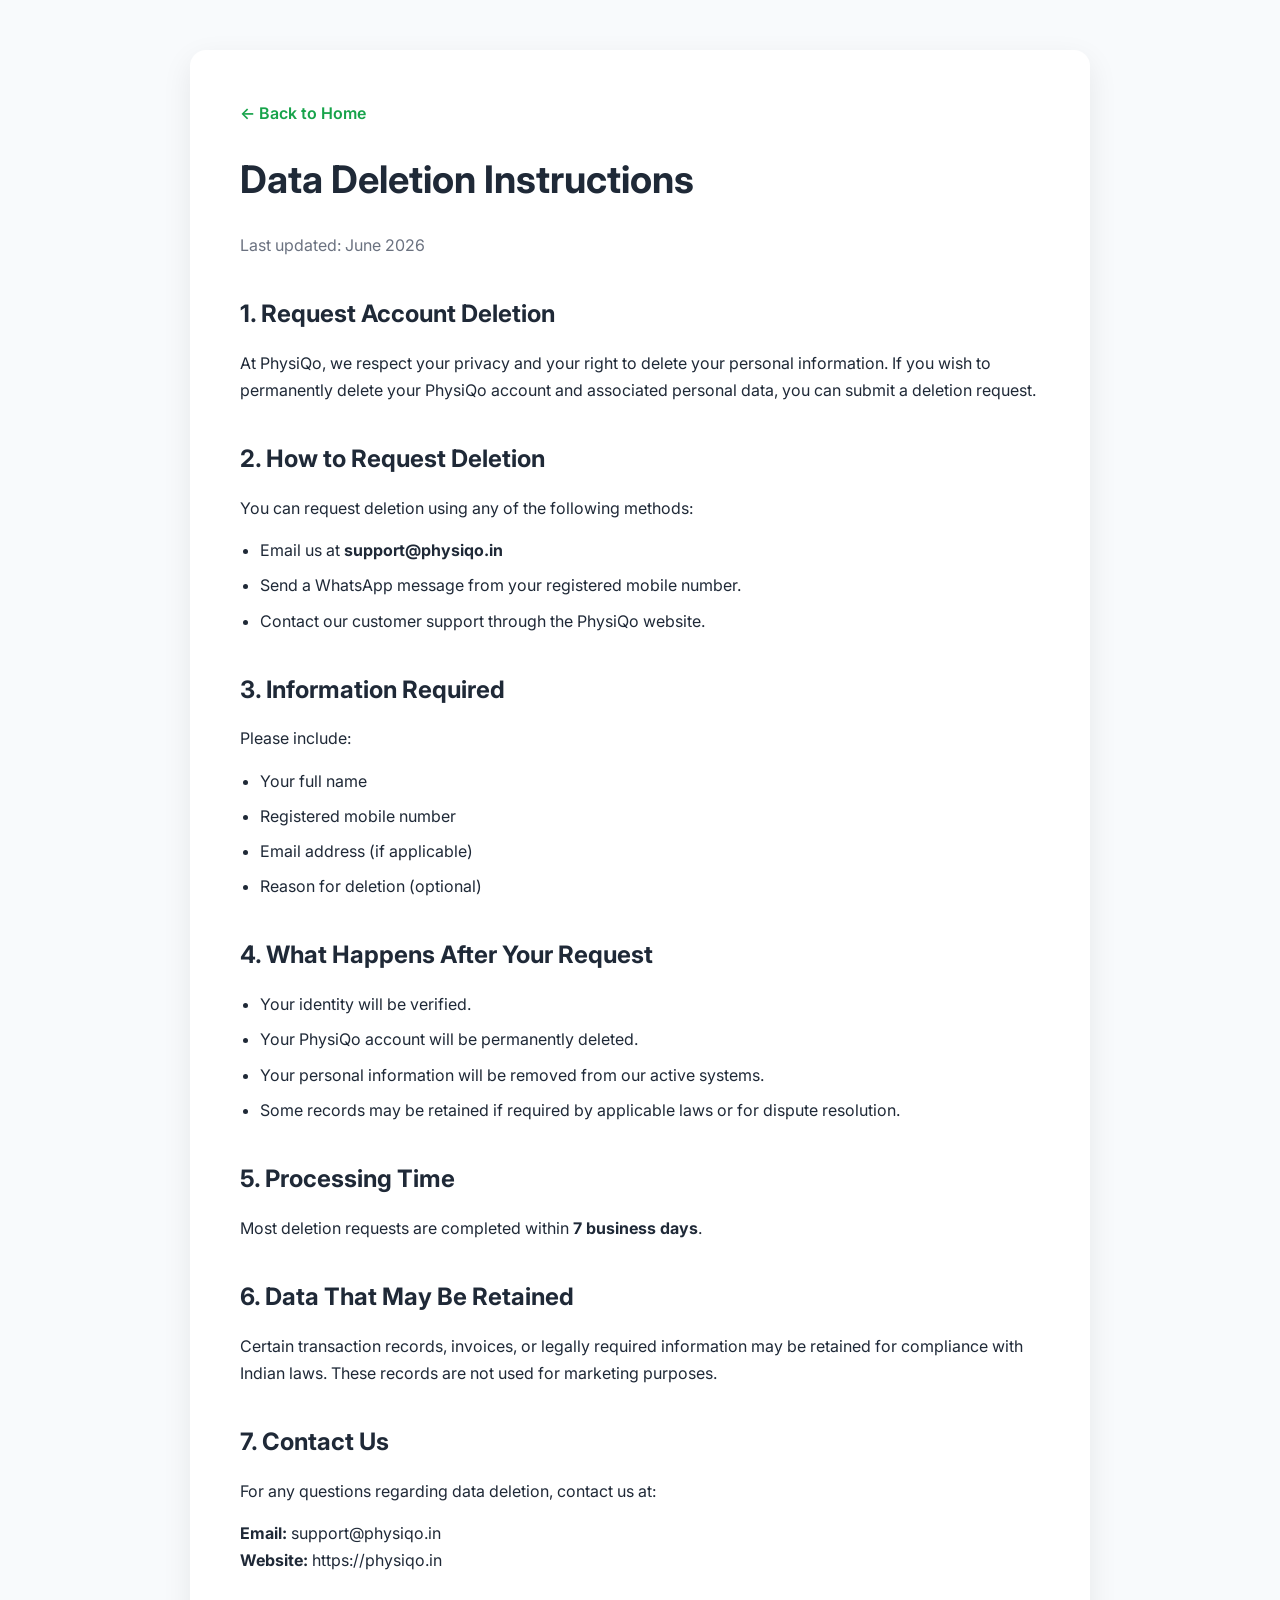
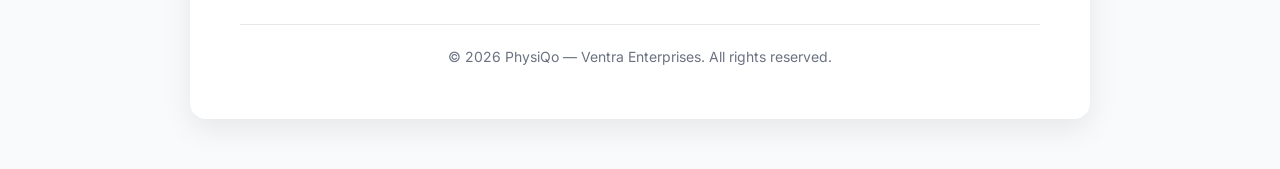
<file: data-deletion/index.html>
<!DOCTYPE html>
<html lang="en">

<head>
    <meta charset="UTF-8">
    <meta name="viewport" content="width=device-width, initial-scale=1.0">
    <title>Data Deletion Instructions - PhysiQo</title>

    <link href="https://fonts.googleapis.com/css2?family=Inter:wght@400;500;600;700&display=swap" rel="stylesheet">

    <style>
        * {
            margin: 0;
            padding: 0;
            box-sizing: border-box;
        }

        body {
            font-family: 'Inter', sans-serif;
            background: #f8fafc;
            color: #1f2937;
            line-height: 1.7;
        }

        .container {
            max-width: 900px;
            margin: 50px auto;
            background: #fff;
            padding: 50px;
            border-radius: 16px;
            box-shadow: 0 10px 30px rgba(0, 0, 0, .08);
        }

        a {
            color: #16a34a;
            text-decoration: none;
            font-weight: 600;
        }

        h1 {
            margin: 20px 0;
            font-size: 38px;
        }

        h2 {
            margin-top: 35px;
            margin-bottom: 15px;
            font-size: 24px;
        }

        p {
            margin-bottom: 15px;
        }

        ul {
            margin-left: 20px;
            margin-bottom: 20px;
        }

        li {
            margin-bottom: 8px;
        }

        .updated {
            color: #6b7280;
            margin-bottom: 30px;
        }

        footer {
            margin-top: 50px;
            padding-top: 20px;
            border-top: 1px solid #e5e7eb;
            text-align: center;
            color: #6b7280;
            font-size: 14px;
        }
    </style>
</head>

<body>

    <div class="container">

        <a href="/">← Back to Home</a>

        <h1>Data Deletion Instructions</h1>

        <p class="updated">
            Last updated: June 2026
        </p>

        <h2>1. Request Account Deletion</h2>

        <p>
            At PhysiQo, we respect your privacy and your right to delete your personal information.
            If you wish to permanently delete your PhysiQo account and associated personal data, you can submit a
            deletion request.
        </p>

        <h2>2. How to Request Deletion</h2>

        <p>You can request deletion using any of the following methods:</p>

        <ul>
            <li>Email us at <strong>support@physiqo.in</strong></li>
            <li>Send a WhatsApp message from your registered mobile number.</li>
            <li>Contact our customer support through the PhysiQo website.</li>
        </ul>

        <h2>3. Information Required</h2>

        <p>Please include:</p>

        <ul>
            <li>Your full name</li>
            <li>Registered mobile number</li>
            <li>Email address (if applicable)</li>
            <li>Reason for deletion (optional)</li>
        </ul>

        <h2>4. What Happens After Your Request</h2>

        <ul>
            <li>Your identity will be verified.</li>
            <li>Your PhysiQo account will be permanently deleted.</li>
            <li>Your personal information will be removed from our active systems.</li>
            <li>Some records may be retained if required by applicable laws or for dispute resolution.</li>
        </ul>

        <h2>5. Processing Time</h2>

        <p>
            Most deletion requests are completed within <strong>7 business days</strong>.
        </p>

        <h2>6. Data That May Be Retained</h2>

        <p>
            Certain transaction records, invoices, or legally required information may be retained for compliance with
            Indian laws.
            These records are not used for marketing purposes.
        </p>

        <h2>7. Contact Us</h2>

        <p>
            For any questions regarding data deletion, contact us at:
        </p>

        <p>
            <strong>Email:</strong> support@physiqo.in<br>
            <strong>Website:</strong> https://physiqo.in
        </p>

        <footer>
            © 2026 PhysiQo — Ventra Enterprises. All rights reserved.
        </footer>

    </div>

</body>

</html>
</file>
